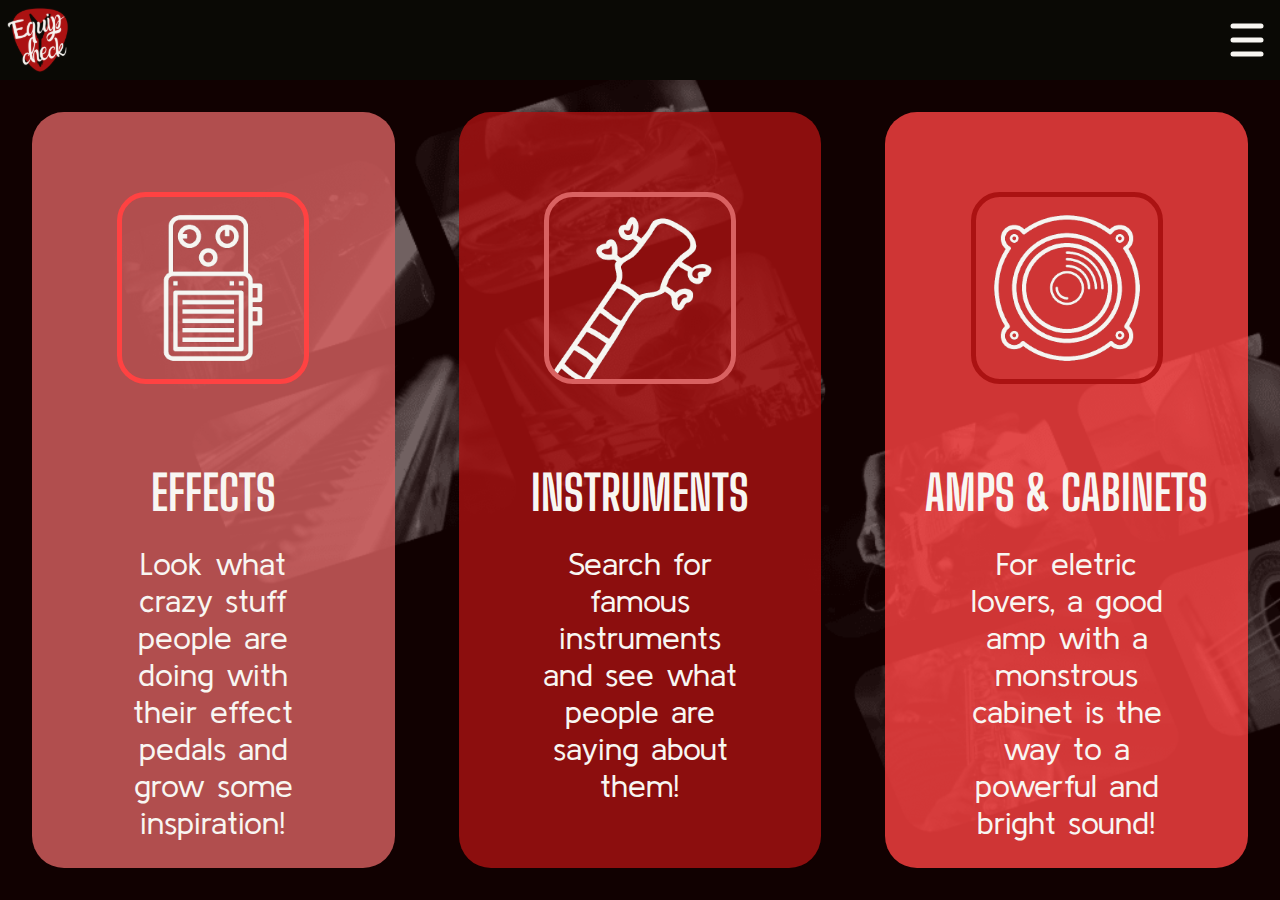
<file: index.html>
<!DOCTYPE html>
<html lang="en">
<head>
    <meta charset="UTF-8">
    <meta name="viewport" content="width=device-width, initial-scale=1.0">
    <title>Equip Check</title>
    <link rel="stylesheet" href="style.css">
    <link rel="stylesheet" href="/section-responsive.css">
</head>
<body>

    <header>
        <figure class="logo">
            <a href="/index.html">
                <img src="/images/equip-check-logo.svg" alt="logo"> 
            </a> 
        </figure>
        <nav>
            <div class="navitems"> 
                <img src="/images/equip-check-dropdown.svg" alt="dropdown">
            </div>
        </nav>
    </header>
    
    <section class="blocos">

        <aside class="bloco1">
            <img src="./images/effects-icon.png" alt="effects-icon">
            <a href="effects/effects.html"><h3> EFFECTS </h3></a>
            <p>Look what crazy stuff people are doing with their effect pedals and grow some inspiration!</p>
        </aside>

        <aside class="bloco2">
            <img src="./images/instruments_icon.png" alt="instruments-icon">
            <a href="/instruments/instruments.html"> <h3> INSTRUMENTS </h3> </a>
            <p>Search for famous instruments and see what people are saying about them!</p>
        </aside>

        <aside class="bloco3">
            <img src="./images/amps-and-cabinets-icon.png" alt="amps-and-cabinets-icon">
            <a href="/amps-and-cabinets/amps-and-cabinets.html"><h3> AMPS & CABINETS </h3> </a>
            <p>For eletric lovers, a good amp with a monstrous cabinet is the way to a powerful and bright sound!</p>
        </aside>

    </section>

</body>
</html>
</file>
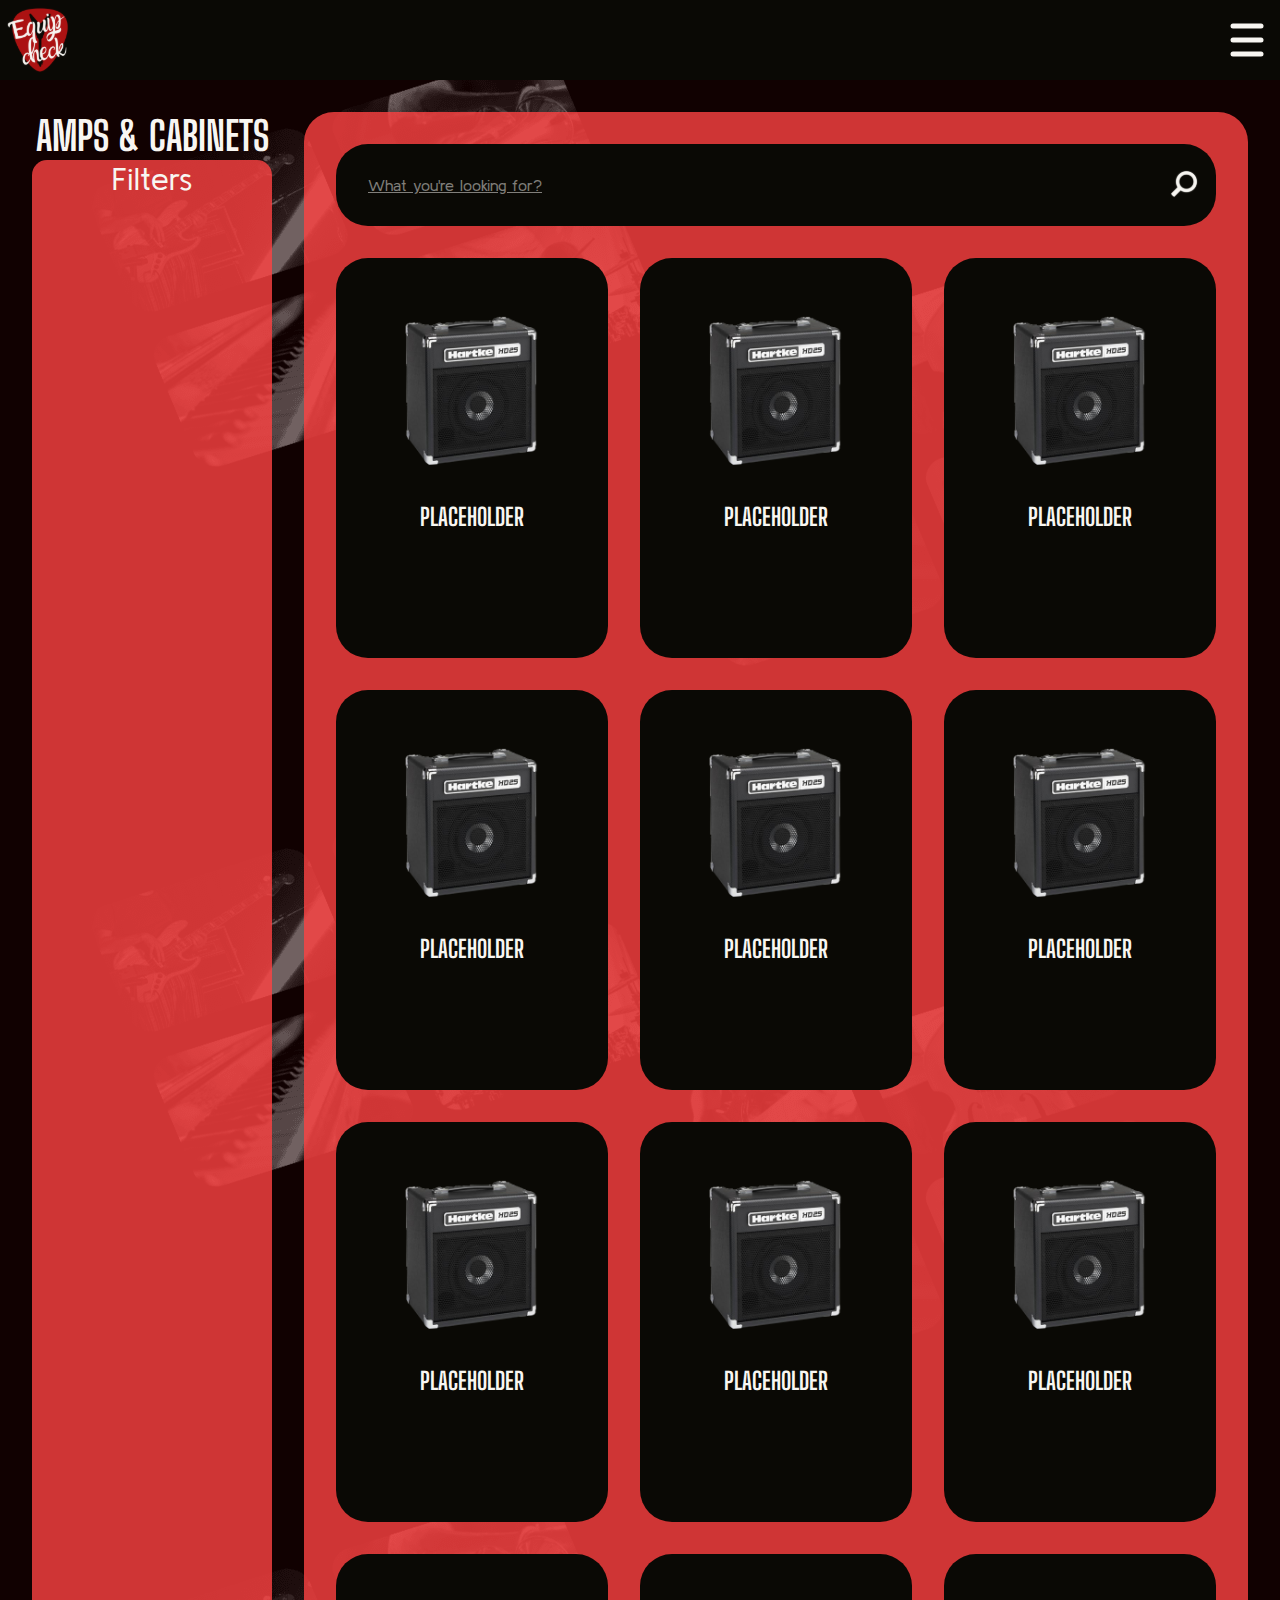
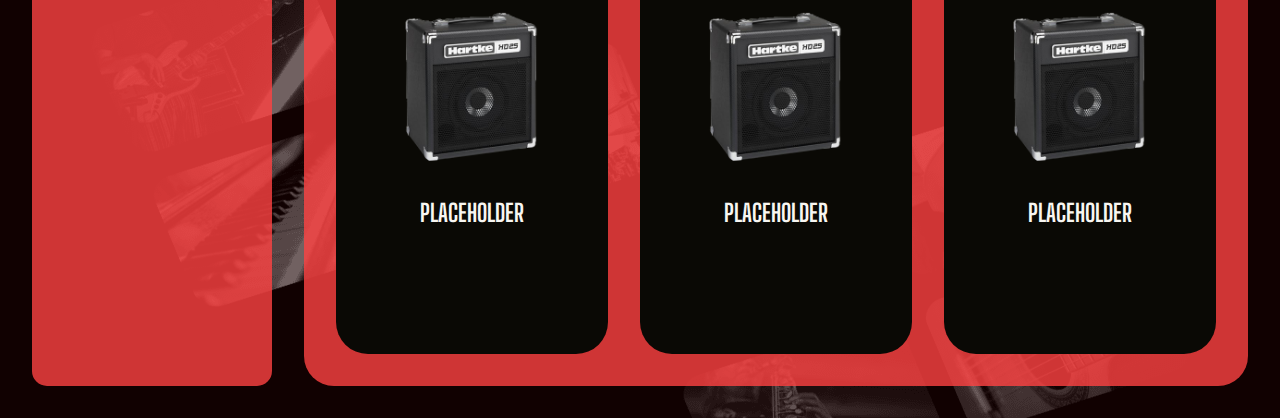
<file: amps-and-cabinets/amps-and-cabinets.html>
<!DOCTYPE html>
<html lang="en">
<head>
    <meta charset="UTF-8">
    <meta name="viewport" content="width=device-width, initial-scale=1.0">
    <title>Equip Check</title>
    <link rel="stylesheet" href="amps-and-cabinets-style.css">
    <link rel="stylesheet" href="/section-responsive.css">
</head>
<body>

    <header>
        <figure class="logo">
            <a href="/index.html">
                <img src="/images/equip-check-logo.svg" alt="logo"> 
            </a> 
        </figure>
        <nav>
            <div class="navitems"> 
                <img src="/images/equip-check-dropdown.svg" alt="dropdown">
            </div>
        </nav>
    </header>

    <div class="blocos">

        <section class="esquerdo">

            <h4>AMPS & CABINETS</h4>

            <aside class="filtros">
                <p> Filters </p>
            </aside>

        </section>

        <section class="principal">

            <div class="searchbar">
                <form action="" class="bar">
                    <input type="text" placeholder="What you're looking for?" name="q">
                    <button type="submit"><img src="/images/search-icon.svg"></button>
                </form>
            </div>
            
            <a href="">
                <aside>
                    <figure>
                        <img src="/images/amps-and-cabinets-placeholder.png" alt="">
                    </figure>
                    <h5> PLACEHOLDER </h5>
                </aside>
            </a>

            <a href="">
                <aside>
                    <figure>
                        <img src="/images/amps-and-cabinets-placeholder.png" alt="">
                    </figure>
                    <h5> PLACEHOLDER </h5>
                </aside>
            </a>

            <a href="">
                <aside>
                    <figure>
                        <img src="/images/amps-and-cabinets-placeholder.png" alt="">
                    </figure>
                    <h5> PLACEHOLDER </h5>
                </aside>
            </a>

            <a href="">
                <aside>
                    <figure>
                        <img src="/images/amps-and-cabinets-placeholder.png" alt="">
                    </figure>
                    <h5> PLACEHOLDER </h5>
                </aside>
            </a>

            <a href="">
                <aside>
                    <figure>
                        <img src="/images/amps-and-cabinets-placeholder.png" alt="">
                    </figure>
                    <h5> PLACEHOLDER </h5>
                </aside>
            </a>

            <a href="">
                <aside>
                    <figure>
                        <img src="/images/amps-and-cabinets-placeholder.png" alt="">
                    </figure>
                    <h5> PLACEHOLDER </h5>
                </aside>
            </a>

            <a href="">
                <aside>
                    <figure>
                        <img src="/images/amps-and-cabinets-placeholder.png" alt="">
                    </figure>
                    <h5> PLACEHOLDER </h5>
                </aside>
            </a>

            <a href="">
                <aside>
                    <figure>
                        <img src="/images/amps-and-cabinets-placeholder.png" alt="">
                    </figure>
                    <h5> PLACEHOLDER </h5>
                </aside>
            </a>

            <a href="">
                <aside>
                    <figure>
                        <img src="/images/amps-and-cabinets-placeholder.png" alt="">
                    </figure>
                    <h5> PLACEHOLDER </h5>
                </aside>
            </a>

            <a href="">
                <aside>
                    <figure>
                        <img src="/images/amps-and-cabinets-placeholder.png" alt="">
                    </figure>
                    <h5> PLACEHOLDER </h5>
                </aside>
            </a>

            <a href="">
                <aside>
                    <figure>
                        <img src="/images/amps-and-cabinets-placeholder.png" alt="">
                    </figure>
                    <h5> PLACEHOLDER </h5>
                </aside>
            </a>

            <a href="">
                <aside>
                    <figure>
                        <img src="/images/amps-and-cabinets-placeholder.png" alt="">
                    </figure>
                    <h5> PLACEHOLDER </h5>
                </aside>
            </a>


        </section>

    </div>
</body>
</html>
</file>
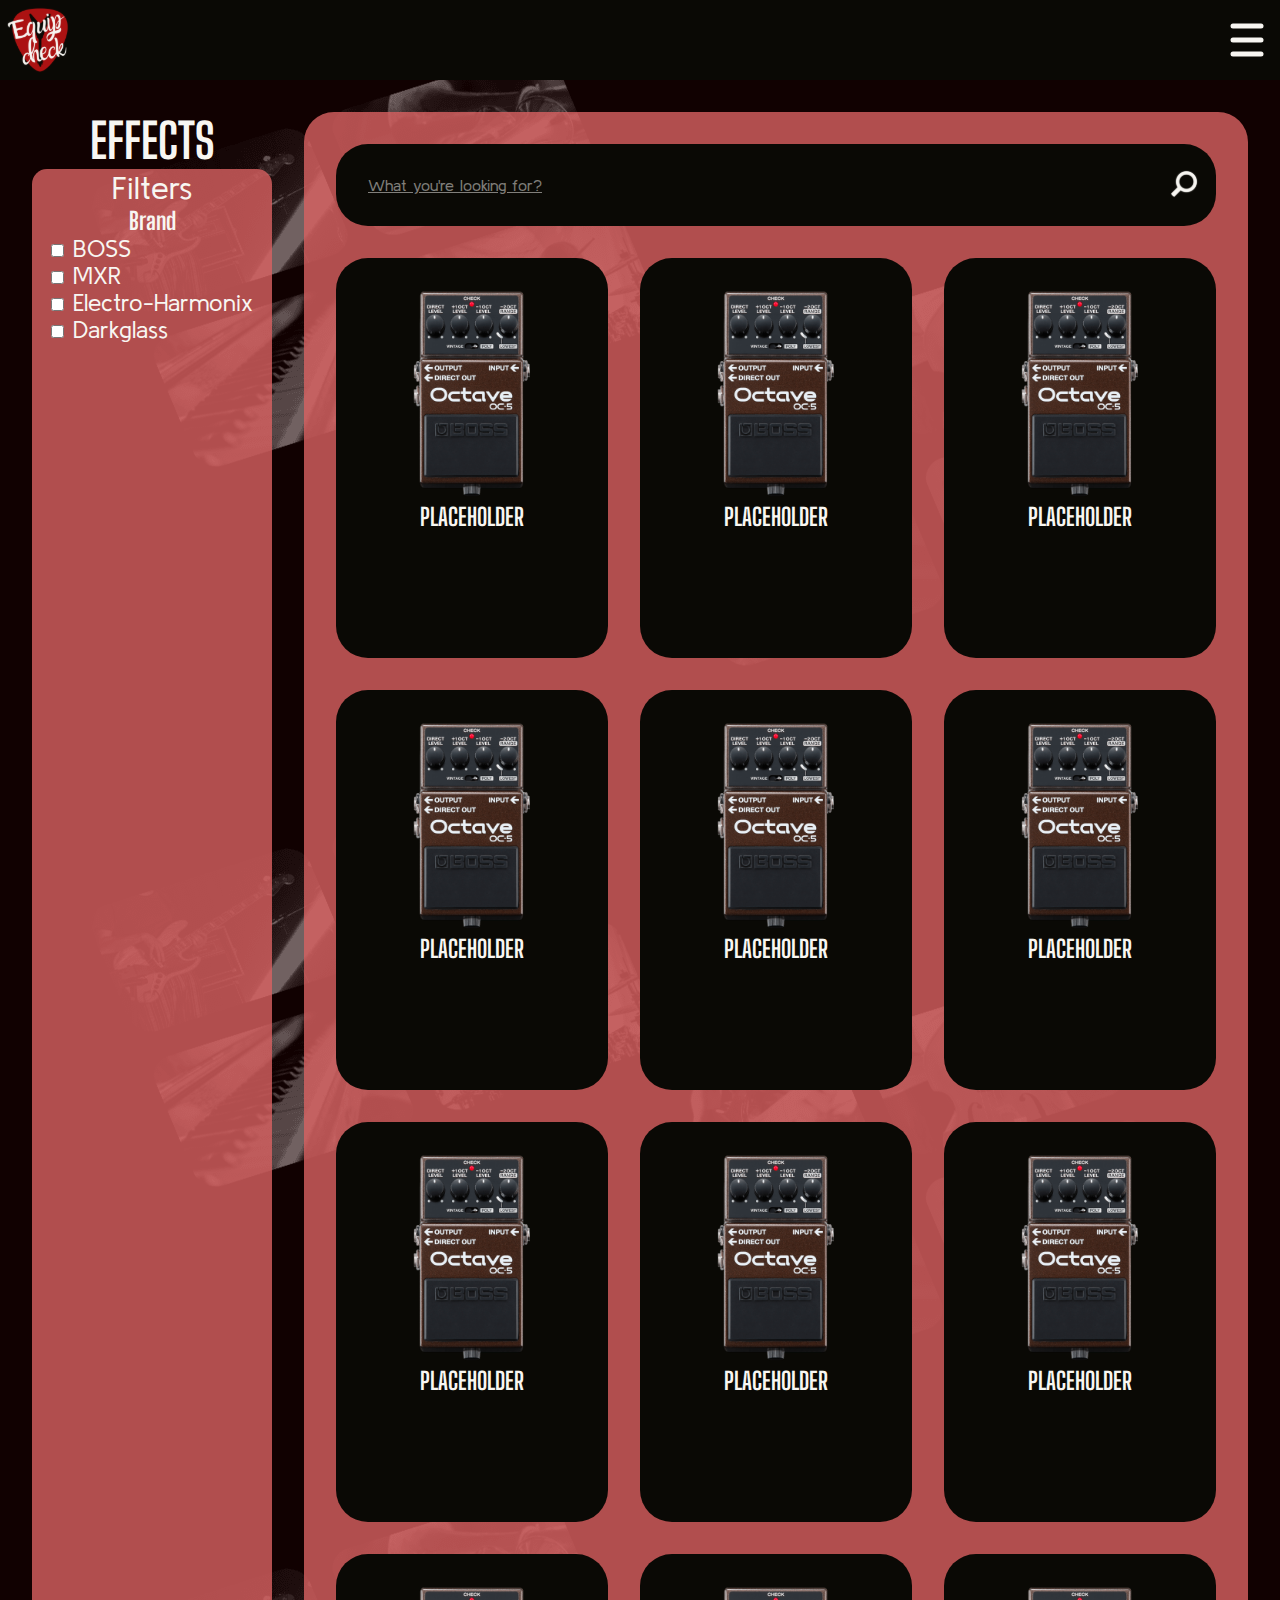
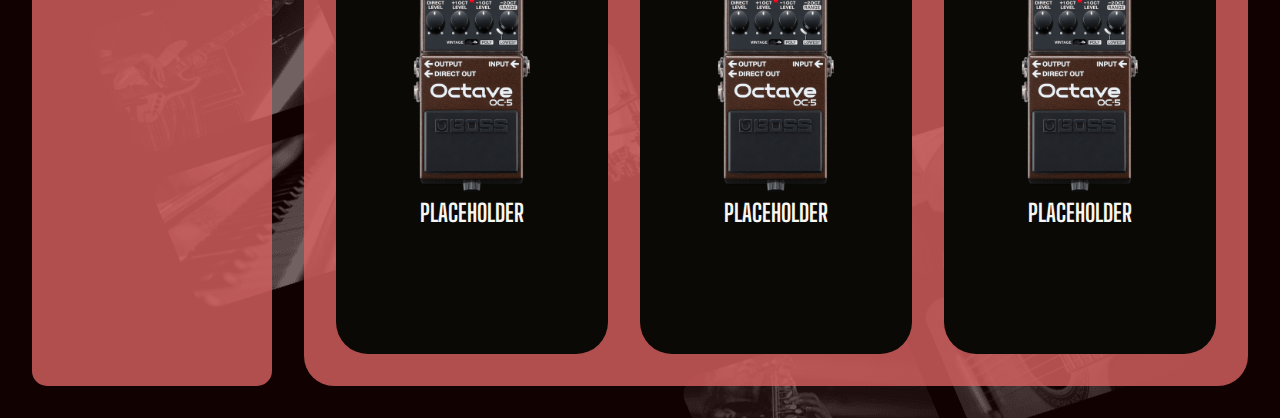
<file: effects/effects.html>
<!DOCTYPE html>
<html lang="en">
<head>
    <meta charset="UTF-8">
    <meta name="viewport" content="width=device-width, initial-scale=1.0">
    <title>Equip Check</title>
    <link rel="stylesheet" href="effects-style.css">
    <link rel="stylesheet" href="/section-responsive.css">
</head>
<body>

    <header>
        <figure class="logo">
            <a href="/index.html">
                <img src="/images/equip-check-logo.svg" alt="logo"> 
            </a> 
        </figure>
        <nav>
            <div class="navitems"> 
                <img src="/images/equip-check-dropdown.svg" alt="dropdown">
            </div>
        </nav>
    </header>

    <div class="blocos">

        <section class="esquerdo">

            <h3>EFFECTS</h3>

            <aside class="filtros">
                <p> Filters </p>
                    <h5> Brand </h5>
                    <div class="checkers">
                        <input type="checkbox" name="" id=""> BOSS <br>
                        <input type="checkbox" name="" id=""> MXR <br>
                        <input type="checkbox" name="" id=""> Electro-Harmonix <br>
                        <input type="checkbox" name="" id=""> Darkglass <br>
                </div>
            </aside>

        </section>

        <section class="principal">

            <div class="searchbar">
                <form action="" class="bar">
                    <input type="text" placeholder="What you're looking for?" name="q">
                    <button type="submit"><img src="/images/search-icon.svg"></button>
                </form>
            </div>
            
            <a href="">
                <aside>
                    <figure>
                        <img src="/images/effects-placeholder.png" alt="">
                    </figure>
                    <h5> PLACEHOLDER </h5>
                </aside>
            </a>

            <a href="">
                <aside>
                    <figure>
                        <img src="/images/effects-placeholder.png" alt="">
                    </figure>
                    <h5> PLACEHOLDER </h5>
                </aside>
            </a>

            <a href="">
                <aside>
                    <figure>
                        <img src="/images/effects-placeholder.png" alt="">
                    </figure>
                    <h5> PLACEHOLDER </h5>
                </aside>
            </a>

            <a href="">
                <aside>
                    <figure>
                        <img src="/images/effects-placeholder.png" alt="">
                    </figure>
                    <h5> PLACEHOLDER </h5>
                </aside>
            </a>

            <a href="">
                <aside>
                    <figure>
                        <img src="/images/effects-placeholder.png" alt="">
                    </figure>
                    <h5> PLACEHOLDER </h5>
                </aside>
            </a>

            <a href="">
                <aside>
                    <figure>
                        <img src="/images/effects-placeholder.png" alt="">
                    </figure>
                    <h5> PLACEHOLDER </h5>
                </aside>
            </a>

            <a href="">
                <aside>
                    <figure>
                        <img src="/images/effects-placeholder.png" alt="">
                    </figure>
                    <h5> PLACEHOLDER </h5>
                </aside>
            </a>

            <a href="">
                <aside>
                    <figure>
                        <img src="/images/effects-placeholder.png" alt="">
                    </figure>
                    <h5> PLACEHOLDER </h5>
                </aside>
            </a>

            <a href="">
                <aside>
                    <figure>
                        <img src="/images/effects-placeholder.png" alt="">
                    </figure>
                    <h5> PLACEHOLDER </h5>
                </aside>
            </a>

            <a href="">
                <aside>
                    <figure>
                        <img src="/images/effects-placeholder.png" alt="">
                    </figure>
                    <h5> PLACEHOLDER </h5>
                </aside>
            </a>

            <a href="">
                <aside>
                    <figure>
                        <img src="/images/effects-placeholder.png" alt="">
                    </figure>
                    <h5> PLACEHOLDER </h5>
                </aside>
            </a>

            <a href="">
                <aside>
                    <figure>
                        <img src="/images/effects-placeholder.png" alt="">
                    </figure>
                    <h5> PLACEHOLDER </h5>
                </aside>
            </a>


        </section>

    </div>
</body>
</html>
</file>
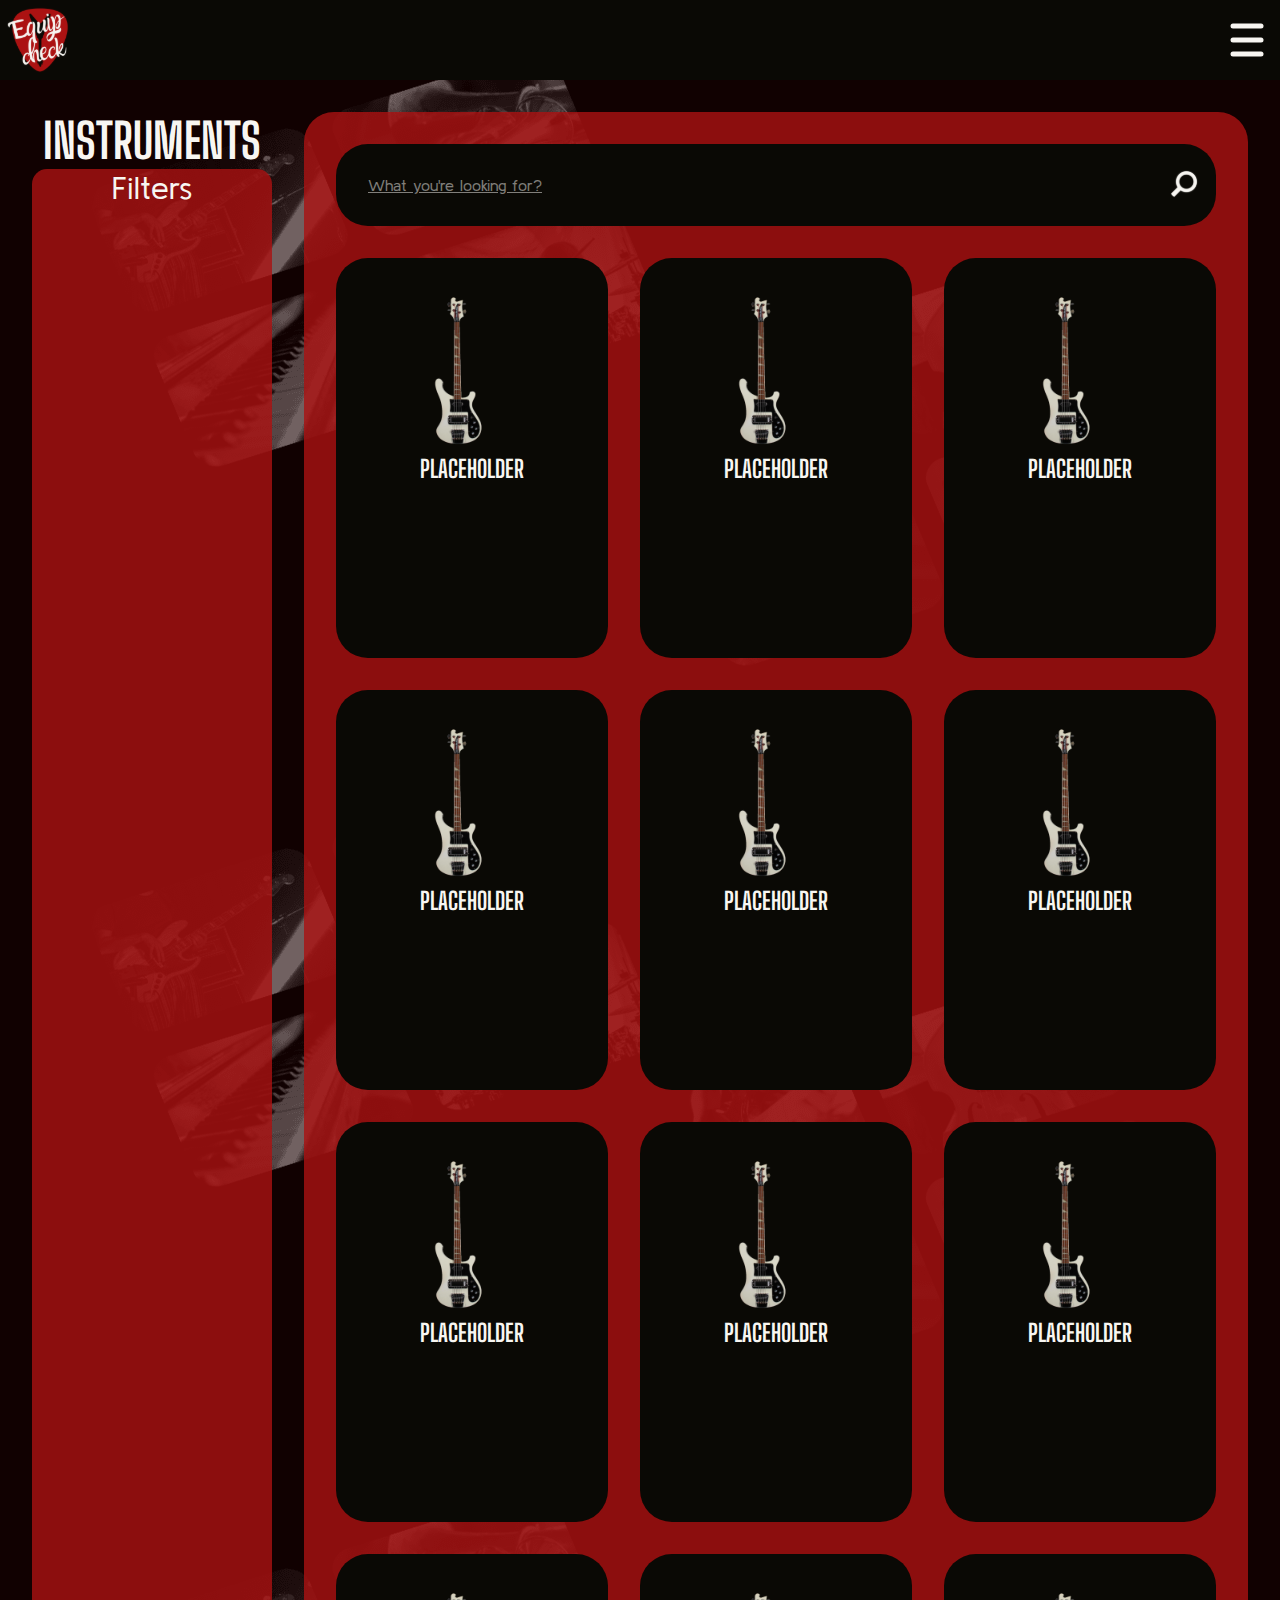
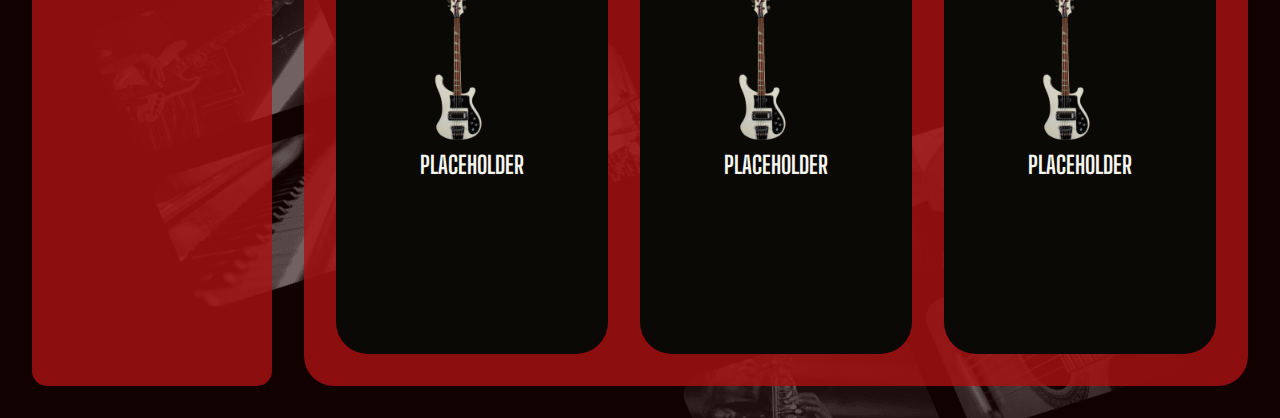
<file: instruments/instruments.html>
<!DOCTYPE html>
<html lang="en">
<head>
    <meta charset="UTF-8">
    <meta name="viewport" content="width=device-width, initial-scale=1.0">
    <title>Equip Check</title>
    <link rel="stylesheet" href="instruments-style.css">
    <link rel="stylesheet" href="/section-responsive.css">
</head>
<body>

    <header>
        <figure class="logo">
            <a href="/index.html">
                <img src="/images/equip-check-logo.svg" alt="logo"> 
            </a> 
        </figure>
        <nav>
            <div class="navitems"> 
                <img src="/images/equip-check-dropdown.svg" alt="dropdown">
            </div>
        </nav>
    </header>

    <div class="blocos">

        <section class="esquerdo">

            <h3>INSTRUMENTS</h3>

            <aside class="filtros">
                <p> Filters </p>
            </aside>

        </section>

        <section class="principal">

            <div class="searchbar">
                <form action="" class="bar">
                    <input type="text" placeholder="What you're looking for?" name="q">
                    <button type="submit"><img src="/images/search-icon.svg"></button>
                </form>
            </div>
            
            <a href="">
                <aside>
                    <figure>
                        <img src="/images/instruments-placeholder.png" alt="">
                    </figure>
                    <h5> PLACEHOLDER </h5>
                </aside>
            </a>

            <a href="">
                <aside>
                    <figure>
                        <img src="/images/instruments-placeholder.png" alt="">
                    </figure>
                    <h5> PLACEHOLDER </h5>
                </aside>
            </a>

            <a href="">
                <aside>
                    <figure>
                        <img src="/images/instruments-placeholder.png" alt="">
                    </figure>
                    <h5> PLACEHOLDER </h5>
                </aside>
            </a>

            <a href="">
                <aside>
                    <figure>
                        <img src="/images/instruments-placeholder.png" alt="">
                    </figure>
                    <h5> PLACEHOLDER </h5>
                </aside>
            </a>

            <a href="">
                <aside>
                    <figure>
                        <img src="/images/instruments-placeholder.png" alt="">
                    </figure>
                    <h5> PLACEHOLDER </h5>
                </aside>
            </a>

            <a href="">
                <aside>
                    <figure>
                        <img src="/images/instruments-placeholder.png" alt="">
                    </figure>
                    <h5> PLACEHOLDER </h5>
                </aside>
            </a>

            <a href="">
                <aside>
                    <figure>
                        <img src="/images/instruments-placeholder.png" alt="">
                    </figure>
                    <h5> PLACEHOLDER </h5>
                </aside>
            </a>

            <a href="">
                <aside>
                    <figure>
                        <img src="/images/instruments-placeholder.png" alt="">
                    </figure>
                    <h5> PLACEHOLDER </h5>
                </aside>
            </a>

            <a href="">
                <aside>
                    <figure>
                        <img src="/images/instruments-placeholder.png" alt="">
                    </figure>
                    <h5> PLACEHOLDER </h5>
                </aside>
            </a>

            <a href="">
                <aside>
                    <figure>
                        <img src="/images/instruments-placeholder.png" alt="">
                    </figure>
                    <h5> PLACEHOLDER </h5>
                </aside>
            </a>

            <a href="">
                <aside>
                    <figure>
                        <img src="/images/instruments-placeholder.png" alt="">
                    </figure>
                    <h5> PLACEHOLDER </h5>
                </aside>
            </a>

            <a href="">
                <aside>
                    <figure>
                        <img src="/images/instruments-placeholder.png" alt="">
                    </figure>
                    <h5> PLACEHOLDER </h5>
                </aside>
            </a>


        </section>

    </div>
</body>
</html>
</file>
<file: style.css>
@import url('https://fonts.googleapis.com/css?family=Big%20Shoulders%20Display:700|Black%20Han%20Sans:400');
@import url('https://fonts.googleapis.com/css?family=Poppins:700|Kulim%20Park:400');

* {
    box-sizing: border-box;
    margin: 0;
    padding: 0;
    outline: 0;
}
:root{
    --primary: #AB1212;
    --secondary: #FF4242;
    --terciary: #D96161;
    --black: #0A0905;
    --white: #F8F6F2;
}

body {
    background-image: url("/images/equip-check-background.png");
    background-repeat: no-repeat;
    background-size: cover;
}

/* font-family: 'Big Shoulders Display' <--fonte principal */

header {
    height: 5rem;
    display: flex;
    flex-direction: row;
    justify-content: space-between;
    background-color: var(--black);
}
.logo {
    cursor: pointer;
}


nav {
    display: flex;
    align-items: center;
    justify-content: space-between;
    background-color: var(--black);
}
.navitems {
    margin: 0 1rem;
    display: flex;
    align-items: center;
    justify-content: space-around;
    cursor: pointer;
    transition: all 0.4s;
}
.navitems:hover {scale: 1.2;}


.blocos {
    color: var(--white);
    display: flex;
    min-height: calc(100vh - 5rem);
    justify-content: space-evenly;
}
.bloco1 {
    display: flex;
    flex-direction: column;
    width: 30%;
    margin: 2rem 2rem 2rem 2rem;
    border-radius: 2rem;
    justify-content: start;
    text-align: center;
    background-color: rgba(217, 97, 97, 0.8);
}

.bloco1 img {
    align-self: center;
    margin-top: 5rem;
    margin-bottom: 5rem;
    width: 12rem;
    height: 12rem;
    border: 5px solid var(--secondary);
    border-radius: 15%;
}
.bloco1 p {
    margin: 1.5rem 5rem;
    align-self: center;
}
.bloco1 a{
    transition: all 0.4s;
    text-decoration: none;
    color: var(--white);
}
.bloco1 a:hover{scale: 1.1;}

.bloco2 {
    display: flex;
    flex-direction: column;
    width: 30%;
    margin: 2rem 2rem;
    border-radius: 2rem;
    justify-content: start;
    text-align: center;
    background-color: rgba(171, 18, 18, 0.8);
}

.bloco2 img {
    align-self: center;
    margin-top: 5rem;
    margin-bottom: 5rem;
    width: 12rem;
    height: 12rem;
    border: 5px solid var(--terciary);
    border-radius: 15%;
}
.bloco2 p {
    margin: 1.5rem 5rem;
    align-self: center;
}
.bloco2 a{
    transition: all 0.4s;
    text-decoration: none;
    color: var(--white);
}
.bloco2 a:hover{scale: 1.1;}


.bloco3 {
    display: flex;
    flex-direction: column;
    width: 30%;
    margin: 2rem 2rem;
    border-radius: 2rem;
    justify-content: start;
    text-align: center;
    background-color: rgba(255, 66, 66, 0.8);
}

.bloco3 img {
    align-self: center;
    margin-top: 5rem;
    margin-bottom: 5rem;
    width: 12rem;
    height: 12rem;
    border: 5px solid var(--primary);
    border-radius: 15%;
}
.bloco3 p {
    margin: 1.5rem 5rem;
    align-self: center;
}
.bloco3 a{
    transition: all 0.4s;
    text-decoration: none;
    color: var(--white);
}
.bloco3 a:hover{scale: 1.1;}







p {
    font-family: 'Kulim Park';
    font-size: 2rem;
}

h1, h2, h3, h4, h5 {
    font-family: 'Big Shoulders Display';
    font-weight: 700;
  }
  
  html {font-size: 100%;} /* 16px */
  
  h1 {font-size: 4.210rem; /* 67.36px */}
  
  h2 {font-size: 3.158rem; /* 50.56px */}
  
  h3 {font-size: 3rem; /* 37.92px */}
  
  h4 {font-size: 1.777rem; /* 28.48px */}
  
  h5 {font-size: 1.333rem; /* 21.28px */}
  
  small {font-size: 0.750rem; /* 12px */}
</file>
<file: section-responsive.css>
@media(max-width: 1640px){
    .searchbar{
        grid-column: 1 / span 4;
        display: flex;
        align-items: center;
        justify-content: center;
        width: 100%;
    }
}

@media(max-width: 1366px){
    .searchbar{
        grid-column: 1 / span 3;
        display: flex;
        align-items: center;
        justify-content: center;
        width: 100%;
    }
}

@media(max-width: 1000px){
    .searchbar{
        grid-column: 1 / span 2;
        display: flex;
        align-items: center;
        justify-content: center;
        width: 100%;
    }
}

@media(max-width: 800px){
    header {
        display: flex;
        flex-direction: row-reverse;
    }
    .searchbar{
        grid-column: 1;
        display: flex;
        align-items: center;
        justify-content: center;
        width: 100%;
    }
}
</file>
<file: amps-and-cabinets/amps-and-cabinets-style.css>
@import url('https://fonts.googleapis.com/css?family=Big%20Shoulders%20Display:700|Black%20Han%20Sans:400');
@import url('https://fonts.googleapis.com/css?family=Poppins:700|Kulim%20Park:400');

* {
    box-sizing: border-box;
    margin: 0;
    padding: 0;
    outline: 0;
}
:root{
    --primary: #AB1212;
    --secondary: #FF4242;
    --terciary: #D96161;
    --black: #0A0905;
    --white: #f8f6f2;
}

body {
    background-image: url("/images/equip-check-background.png");
    background-size: contain
}

/* font-family: 'Big Shoulders Display' <--fonte principal */

header {
    height: 5rem;
    display: flex;
    flex-direction: row;
    justify-content: space-between;
    background-color: var(--black);
}
.logo {
    cursor: pointer;
}


nav {
    display: flex;
    align-items: center;
    justify-content: space-between;
    background-color: var(--black);
}
.navitems {
    margin: 0 1rem;
    display: flex;
    align-items: center;
    justify-content: space-around;
    cursor: pointer;
    transition: all 0.4s;
}
.navitems:hover {scale: 1.2;}


.blocos{
    display: flex;
    flex-direction: row;
    justify-content: space-between;
}


.esquerdo{
    color: var(--white);
    display: flex;
    flex-direction: column;
    align-items: center;
    align-content: start;
    margin: 2rem 0rem 2rem 2rem;
}

.filtros{
    display: flex;
    flex-direction: column;
    align-items: center;
    align-content: start;
    background-color: rgba(255, 66, 66, 0.8);
    border-radius: 15px;
    height: 100%;
    min-width: 15rem;
}

.principal{
    color: var(--white);
    display: grid;
    grid-template-columns: auto;
    gap: 2rem;
    padding: 2rem;
    align-items: center;
    align-content: start;
    background-color: rgba(255, 66, 66, 0.8);
    margin: 2rem 2rem 2rem 2rem;
    border-radius: 30px;
    width: 100%;
    max-height: max-content;
}

.searchbar{
    grid-column: 1 / span 5;
    display: flex;
    align-items: center;
    justify-content: center;
    width: 100%;
}
.bar{
    display: flex;
    align-items: center;
    border-radius: 2rem;
    width: 100%;
    padding: 1rem;
    background-color: #0A0905;
}

.bar input{
    background: transparent;
    flex: 2;
    border: 0;
    outline: none;
    padding: 1rem;
    color: var(--white);
    font-size: 1rem;
    font-family: 'Kulim Park';
}

::placeholder{
    color: rgba(248, 246, 242, 0.5);
    text-decoration: underline;
    font-family: 'Kulim Park';
}

.bar button{
    background-color: transparent;
    border: 0;
    height: 2rem;
    width: 2rem;
    height: 100%;
    cursor: pointer;
}
.bar button img{
    width: 2rem;
    height: 2rem;
}

.principal aside{
    align-items: center;
    align-content: start;
    display: flex;
    flex-direction: column;
    height: 25rem;
    padding: 2rem;
    border-radius: 2rem;
    background-color: var(--black);
    text-decoration: none;
}

.principal a{
    text-decoration: none;
    color: var(--white);
}

.principal figure img{
    max-width: 100%
}



p {
    font-family: 'Kulim Park';
    font-size: 2rem;
}

h1, h2, h3, h4, h5 {
    font-family: 'Big Shoulders Display';
    font-weight: 700;
  }
  
  html {font-size: 100%;} /* 16px */
  
  h1 {font-size: 4.210rem; /* 67.36px */}
  
  h2 {font-size: 3.158rem; /* 50.56px */}
  
  h3 {font-size: 3rem; /* 37.92px */}
  
  h4 {font-size: 2.5rem; /* 28.48px */}
  
  h5 {font-size: 1.5rem; /* 21.28px */}
  
  small {font-size: 0.750rem; /* 12px */}
</file>
<file: effects/effects-style.css>
@import url('https://fonts.googleapis.com/css?family=Big%20Shoulders%20Display:700|Black%20Han%20Sans:400');
@import url('https://fonts.googleapis.com/css?family=Poppins:700|Kulim%20Park:400');

* {
    box-sizing: border-box;
    margin: 0;
    padding: 0;
    outline: 0;
}
:root{
    --primary: #AB1212;
    --secondary: #FF4242;
    --terciary: #D96161;
    --black: #0A0905;
    --white: #f8f6f2;
}

body {
    background-image: url("/images/equip-check-background.png");
    background-size: contain;
}

/* font-family: 'Big Shoulders Display' <--fonte principal */

header {
    height: 5rem;
    display: flex;
    flex-direction: row;
    justify-content: space-between;
    background-color: var(--black);
}
.logo {
    cursor: pointer;
}


nav {
    display: flex;
    align-items: center;
    justify-content: space-between;
    background-color: var(--black);
}
.navitems {
    margin: 0 1rem;
    display: flex;
    align-items: center;
    justify-content: space-around;
    cursor: pointer;
    transition: all 0.4s;
}
.navitems:hover {scale: 1.2;}


.blocos{
    display: flex;
    flex-direction: row;
    justify-content: space-between;
}


.esquerdo{
    color: var(--white);
    display: flex;
    flex-direction: column;
    align-items: center;
    align-content: start;
    margin: 2rem 0rem 2rem 2rem;
}

.filtros{
    display: flex;
    flex-direction: column;
    align-items: center;
    align-content: start;
    background-color: rgba(217, 97, 97, 0.8);
    border-radius: 15px;
    height: 100%;
    min-width: 15rem;
}

.checkers {
    font-family: 'Kulim Park';
    font-size: 1.5rem;
}

.principal{
    color: var(--white);
    display: grid;
    grid-template-columns: auto;
    gap: 2rem;
    padding: 2rem;
    align-items: center;
    align-content: start;
    background-color: rgba(217, 97, 97, 0.8);
    margin: 2rem 2rem 2rem 2rem;
    border-radius: 30px;
    width: 100%;
    max-height: max-content;
}

.searchbar{
    grid-column: 1 / span 5;
    display: flex;
    align-items: center;
    justify-content: center;
    width: 100%;
}
.bar{
    display: flex;
    align-items: center;
    border-radius: 2rem;
    width: 100%;
    padding: 1rem;
    background-color: #0A0905;
}

.bar input{
    background: transparent;
    flex: 2;
    border: 0;
    outline: none;
    padding: 1rem;
    color: var(--white);
    font-size: 1rem;
    font-family: 'Kulim Park';
}

::placeholder{
    color: rgba(248, 246, 242, 0.5);
    text-decoration: underline;
    font-family: 'Kulim Park';
}

.bar button{
    background-color: transparent;
    border: 0;
    height: 2rem;
    width: 2rem;
    height: 100%;
    cursor: pointer;
}
.bar button img{
    width: 2rem;
    height: 2rem;
}

.principal aside{
    align-items: center;
    align-content: start;
    display: flex;
    flex-direction: column;
    height: 25rem;
    padding: 2rem;
    border-radius: 2rem;
    background-color: var(--black);
    text-decoration: none;
}

.principal a{
    text-decoration: none;
    color: var(--white);
}

.principal figure img{
    max-width: 100%;
}



p {
    font-family: 'Kulim Park';
    font-size: 2rem;
}

h1, h2, h3, h4, h5 {
    font-family: 'Big Shoulders Display';
    font-weight: 700;
  }
  
  html {font-size: 100%;} /* 16px */
  
  h1 {font-size: 4.210rem; /* 67.36px */}
  
  h2 {font-size: 3.158rem; /* 50.56px */}
  
  h3 {font-size: 3rem; /* 37.92px */}
  
  h4 {font-size: 1.777rem; /* 28.48px */}
  
  h5 {font-size: 1.5rem; /* 21.28px */}
  
  small {font-size: 0.750rem; /* 12px */}
</file>
<file: instruments/instruments-style.css>
@import url('https://fonts.googleapis.com/css?family=Big%20Shoulders%20Display:700|Black%20Han%20Sans:400');
@import url('https://fonts.googleapis.com/css?family=Poppins:700|Kulim%20Park:400');

* {
    box-sizing: border-box;
    margin: 0;
    padding: 0;
    outline: 0;
}
:root{
    --primary: #AB1212;
    --secondary: #FF4242;
    --terciary: #D96161;
    --black: #0A0905;
    --white: #f8f6f2;
}

body {
    background-image: url("/images/equip-check-background.png");
    background-size: contain
}

/* font-family: 'Big Shoulders Display' <--fonte principal */

header {
    height: 5rem;
    display: flex;
    flex-direction: row;
    justify-content: space-between;
    background-color: var(--black);
}
.logo {
    cursor: pointer;
}


nav {
    display: flex;
    align-items: center;
    justify-content: space-between;
    background-color: var(--black);
}
.navitems {
    margin: 0 1rem;
    display: flex;
    align-items: center;
    justify-content: space-around;
    cursor: pointer;
    transition: all 0.4s;
}
.navitems:hover {scale: 1.2;}


.blocos{
    display: flex;
    flex-direction: row;
    justify-content: space-between;
}


.esquerdo{
    color: var(--white);
    display: flex;
    flex-direction: column;
    align-items: center;
    align-content: start;
    margin: 2rem 0rem 2rem 2rem;
}

.filtros{
    display: flex;
    flex-direction: column;
    align-items: center;
    align-content: start;
    background-color: rgba(171, 18, 18, 0.8);
    border-radius: 15px;
    height: 100%;
    min-width: 15rem;
}

.principal{
    color: var(--white);
    display: grid;
    grid-template-columns: auto;
    gap: 2rem;
    padding: 2rem;
    align-items: center;
    align-content: start;
    background-color: rgba(171, 18, 18, 0.8);
    margin: 2rem 2rem 2rem 2rem;
    border-radius: 30px;
    width: 100%;
    max-height: max-content;
}

.searchbar{
    grid-column: 1 / span 5;
    display: flex;
    align-items: center;
    justify-content: center;
    width: 100%;
}
.bar{
    display: flex;
    align-items: center;
    border-radius: 2rem;
    width: 100%;
    padding: 1rem;
    background-color: #0A0905;
}

.bar input{
    background: transparent;
    flex: 2;
    border: 0;
    outline: none;
    padding: 1rem;
    color: var(--white);
    font-size: 1rem;
    font-family: 'Kulim Park';
}

::placeholder{
    color: rgba(248, 246, 242, 0.5);
    text-decoration: underline;
    font-family: 'Kulim Park';
}

.bar button{
    background-color: transparent;
    border: 0;
    height: 2rem;
    width: 2rem;
    height: 100%;
    cursor: pointer;
}
.bar button img{
    width: 2rem;
    height: 2rem;
}

.principal aside{
    align-items: center;
    align-content: start;
    display: flex;
    flex-direction: column;
    height: 25rem;
    padding: 2rem;
    border-radius: 2rem;
    background-color: var(--black);
    text-decoration: none;
}

.principal a{
    text-decoration: none;
    color: var(--white);
}

.principal figure img{
    max-width: 80%
}



p {
    font-family: 'Kulim Park';
    font-size: 2rem;
}

h1, h2, h3, h4, h5 {
    font-family: 'Big Shoulders Display';
    font-weight: 700;
  }
  
  html {font-size: 100%;} /* 16px */
  
  h1 {font-size: 4.210rem; /* 67.36px */}
  
  h2 {font-size: 3.158rem; /* 50.56px */}
  
  h3 {font-size: 3rem; /* 37.92px */}
  
  h4 {font-size: 1.777rem; /* 28.48px */}
  
  h5 {font-size: 1.5rem; /* 21.28px */}
  
  small {font-size: 0.750rem; /* 12px */}
</file>
